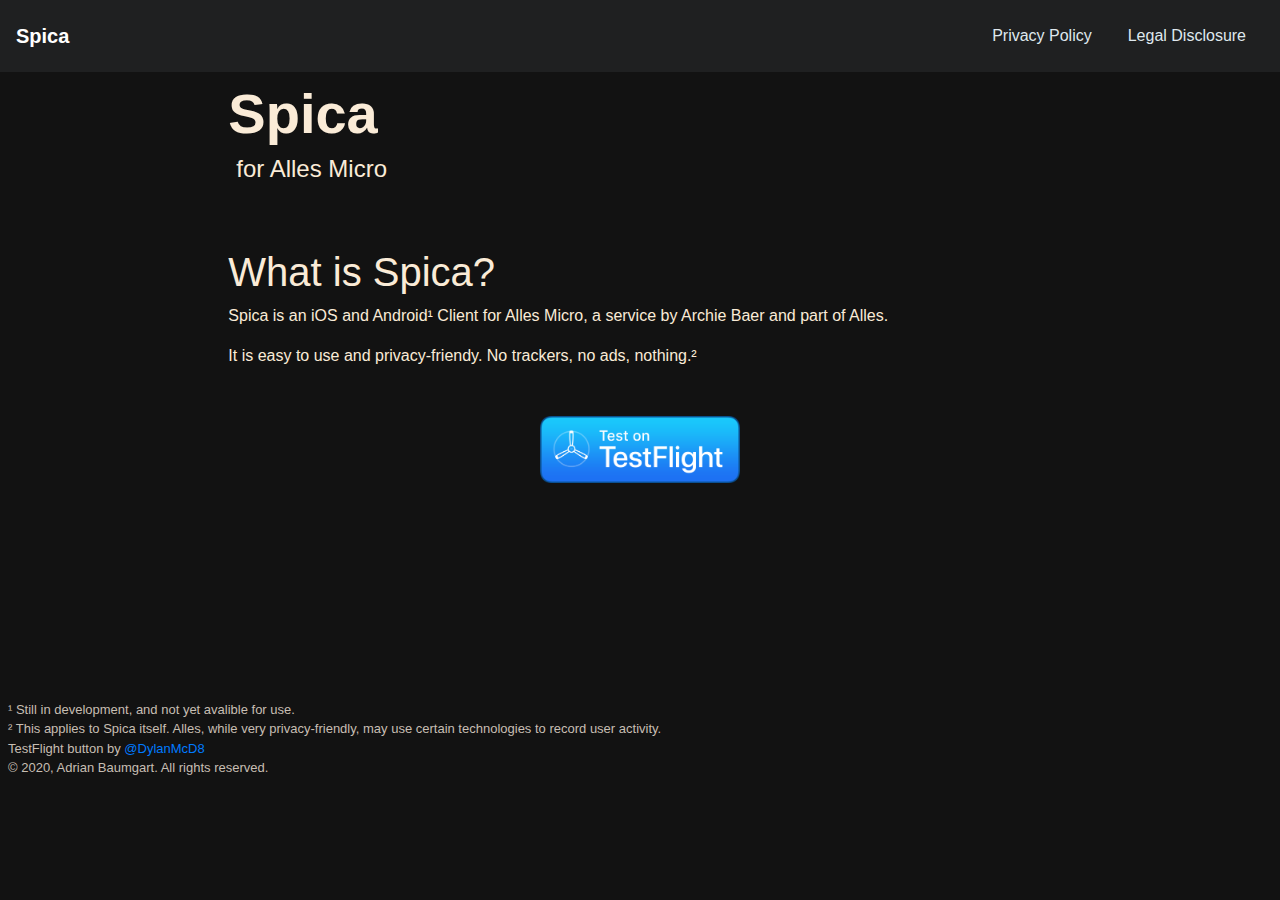
<file: index.html>
<!DOCTYPE html>
<html style="height: 100%">

<head>
    <meta charset="utf-8">
    <meta name="viewport" content="width=device-width, initial-scale=1.0, shrink-to-fit=no">
    <title>Spica Website</title>
    <link rel="icon" type="image/png" sizes="16x16" href="/assets/img/16.png">
    <link rel="icon" type="image/png" sizes="32x32" href="/assets/img/32.png">
    <link rel="icon" type="image/png" sizes="180x180" href="/assets/img/180.png">
    <link rel="icon" type="image/png" sizes="196x196" href="/assets/img/196.png">
    <link rel="icon" type="image/png" sizes="512x512" href="/assets/img/512.png">
    <link rel="stylesheet" href="https://cdnjs.cloudflare.com/ajax/libs/twitter-bootstrap/4.5.0/css/bootstrap.min.css">
    <link rel="stylesheet" href="assets/css/styles.min.css">
    <script src="assets/js/fartscroll.js" charset="utf-8"></script>
</head>

<script>
    if (Math.floor(Math.random() * 1000) == 100) { fartscroll(); }
</script>

<body class="h-100 d-flex flex-column">
    <div class="col-md-8 offset-md-2">
    <nav class="navbar navbar-dark navbar-expand-md navigation-clean fixed-top">
	<a class="navbar-brand" href="index.html">Spica</a
	><button
		data-toggle="collapse"
		data-target="#navcol-1"
		class="navbar-toggler"
	>
		<span class="sr-only">Toggle navigation</span
		><span class="navbar-toggler-icon"></span>
	</button>
	<div class="collapse navbar-collapse" id="navcol-1">
		<ul class="nav navbar-nav ml-auto">
			<li role="presentation" class="nav-item">
				<a class="nav-link" href="privacy.html">Privacy Policy</a>
			</li>
			<li role="presentation" class="nav-item">
				<a class="nav-link" href="disclosure.html">Legal Disclosure</a>
			</li>
		</ul>
	</div>
</nav>

    <div style="margin-top: 80px;">
        <div>
            <h1 class="display-4 text-left" style="font-weight: bold">Spica</h1>
            <h4 class="text-left" style="margin-left: 8px;">for Alles Micro</h4>
        </div>
        <div style="margin-top: 64px;">
            <h1>What is Spica?</h1>
            <p>Spica is an iOS and Android¹ Client for Alles Micro, a service by Archie Baer and part of Alles.</p>
            <p>It is easy to use and privacy-friendy. No trackers, no ads, nothing.²</p>
        </div>
    </div>

    <div class="d-flex flex-row justify-content-center align-items-center mt-5"><a href="https://testflight.apple.com/join/cMOV2Gti"><img src="assets/img/TestOnTestFlight.png" style="width: 200px;"></a></div>
</div>

    <footer style="bottom: 0%; margin: 8px; margin-top: 100px; font-size:13px">

            <p class="text-secondary" style="margin-bottom: 0px;">¹ Still in development, and not yet avalible for use.</p>
            <p class="text-secondary" style="margin-bottom: 0px;">² This applies to Spica itself. Alles, while very privacy-friendly, may use certain technologies to record user activity.</p>
            <p class="text-left text-secondary" style="margin: 0px;">TestFlight button by&nbsp;<a href="https://twitter.com/DylanMcD8">@DylanMcD8<br></a></p>
            <p class="text-secondary" style="margin-bottom: 0px;">© 2020, Adrian Baumgart. All rights reserved.</p>

    </footer>

    <script src="https://cdnjs.cloudflare.com/ajax/libs/jquery/3.5.1/jquery.min.js"></script>
    <script src="https://cdnjs.cloudflare.com/ajax/libs/twitter-bootstrap/4.5.0/js/bootstrap.bundle.min.js"></script>
</body>

</html>
</file>
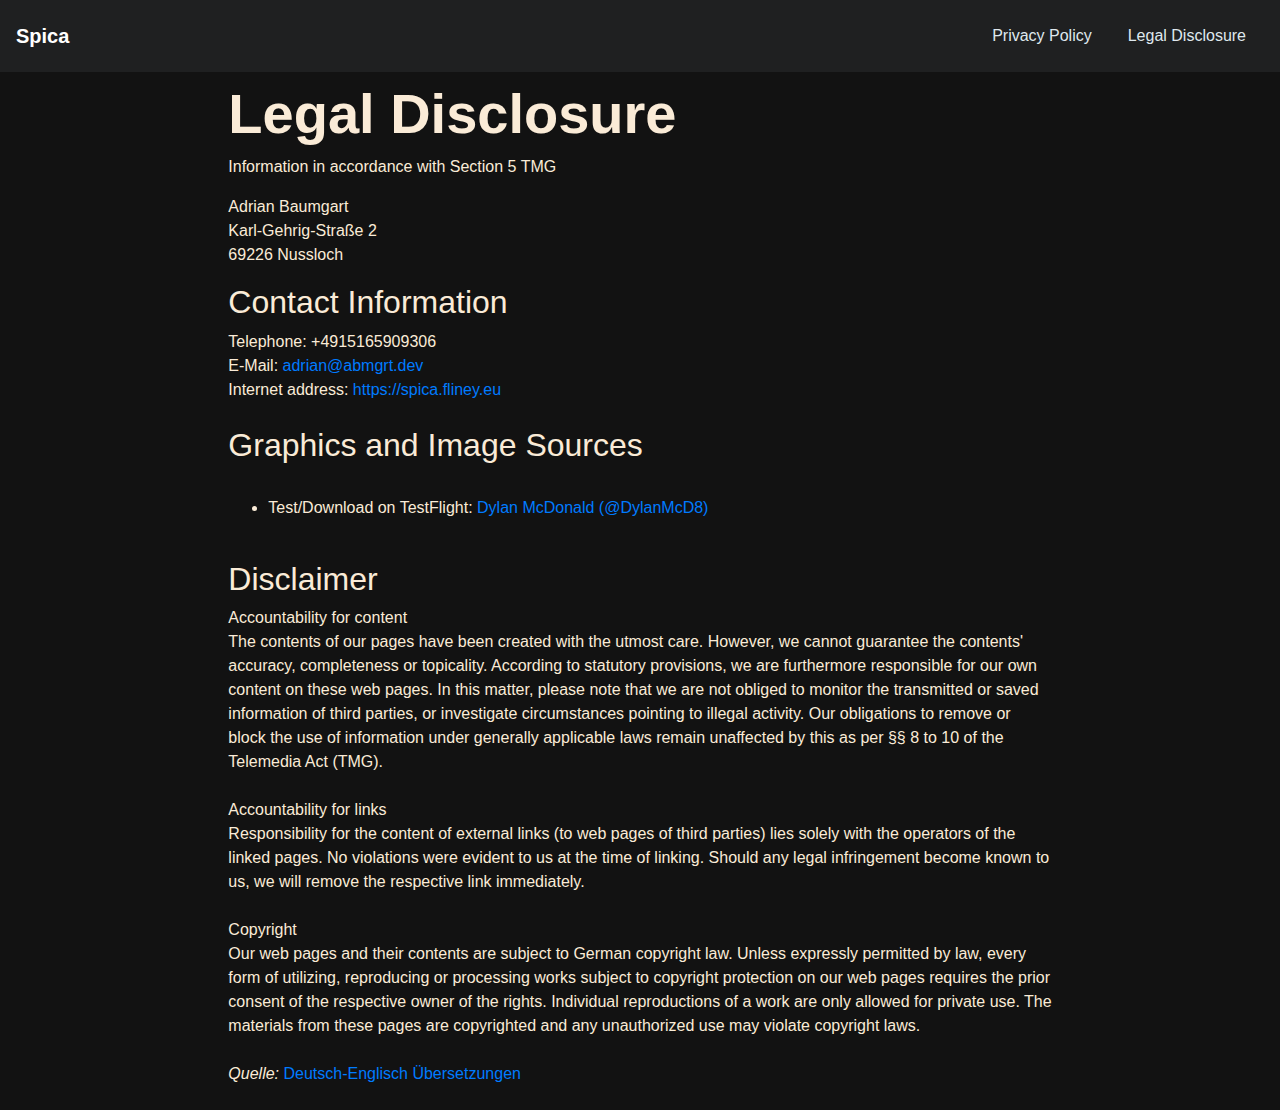
<file: disclosure.html>
<!DOCTYPE html>
<html>

<head>
    <meta charset="utf-8">
    <meta name="viewport" content="width=device-width, initial-scale=1.0, shrink-to-fit=no">
    <title>Spica Website</title>
    <link rel="icon" type="image/png" sizes="16x16" href="assets/img/16.png">
    <link rel="icon" type="image/png" sizes="32x32" href="assets/img/32.png">
    <link rel="icon" type="image/png" sizes="180x180" href="assets/img/180.png">
    <link rel="icon" type="image/png" sizes="196x196" href="assets/img/196.png">
    <link rel="icon" type="image/png" sizes="512x512" href="assets/img/512.png">
    <link rel="stylesheet" href="https://cdnjs.cloudflare.com/ajax/libs/twitter-bootstrap/4.5.0/css/bootstrap.min.css">
    <link rel="stylesheet" href="assets/css/styles.min.css">
</head>

<script>
    if (Math.floor(Math.random() * 1000) == 100) { fartscroll(); }
</script>

<body>
    <div class="col-md-8 offset-md-2">
    <nav class="navbar navbar-dark navbar-expand-md navigation-clean fixed-top">

	<a class="navbar-brand" href="index.html">Spica</a
	><button
		data-toggle="collapse"
		data-target="#navcol-1"
		class="navbar-toggler"
	>
		<span class="sr-only">Toggle navigation</span
		><span class="navbar-toggler-icon"></span>
	</button>
	<div class="collapse navbar-collapse" id="navcol-1">
		<ul class="nav navbar-nav ml-auto">
			<li role="presentation" class="nav-item">
				<a class="nav-link" href="privacy.html">Privacy Policy</a>
			</li>
			<li role="presentation" class="nav-item">
				<a class="nav-link" href="disclosure.html">Legal Disclosure</a>
			</li>
		</ul>
	</div>
</nav>

    <div style="margin-top: 80px;">
        <div>
            <h1 class="display-4 text-left" style="font-weight: bold">Legal Disclosure</h1>
        </div>
        <div>Information in accordance with Section 5 TMG <br />
<p></p>
Adrian Baumgart<br />
Karl-Gehrig-Straße 2<br />69226 Nussloch<br />
<p></p>
<h2>Contact Information</h2>
Telephone: +4915165909306<br />E-Mail:
<a href="mailto:adrian@abmgrt.dev">adrian@abmgrt.dev</a><br />Internet address:
<a href="https://spica.fliney.eu" target="_blank">https://spica.fliney.eu</a
><br /><br />
<h2>Graphics and Image Sources</h2>
<br />
<ul>
	<li>
		Test/Download on TestFlight:
		<a href="https://twitter.com/DylanMcD8">Dylan McDonald (@DylanMcD8)</a>
	</li>
</ul>
<br />
<h2>Disclaimer</h2>
Accountability for content<br />
The contents of our pages have been created with the utmost care. However, we
cannot guarantee the contents' accuracy, completeness or topicality. According
to statutory provisions, we are furthermore responsible for our own content on
these web pages. In this matter, please note that we are not obliged to monitor
the transmitted or saved information of third parties, or investigate
circumstances pointing to illegal activity. Our obligations to remove or block
the use of information under generally applicable laws remain unaffected by this
as per §§ 8 to 10 of the Telemedia Act (TMG).

<br /><br />Accountability for links<br />
Responsibility for the content of external links (to web pages of third parties)
lies solely with the operators of the linked pages. No violations were evident
to us at the time of linking. Should any legal infringement become known to us,
we will remove the respective link immediately.<br /><br />Copyright<br />
Our web pages and their contents are subject to German copyright law. Unless
expressly permitted by law, every form of utilizing, reproducing or processing
works subject to copyright protection on our web pages requires the prior
consent of the respective owner of the rights. Individual reproductions of a
work are only allowed for private use. The materials from these pages are
copyrighted and any unauthorized use may violate copyright laws.

<br /><br />
<i>Quelle: </i
><a href="http://www.translate-24h.de" target="_blank"
	>Deutsch-Englisch Übersetzungen</a
>
<br /><br />
</div>
    </div>
    <script src="https://cdnjs.cloudflare.com/ajax/libs/jquery/3.5.1/jquery.min.js"></script>
    <script src="https://cdnjs.cloudflare.com/ajax/libs/twitter-bootstrap/4.5.0/js/bootstrap.bundle.min.js"></script>
    </div>
</body>

</html>
</file>
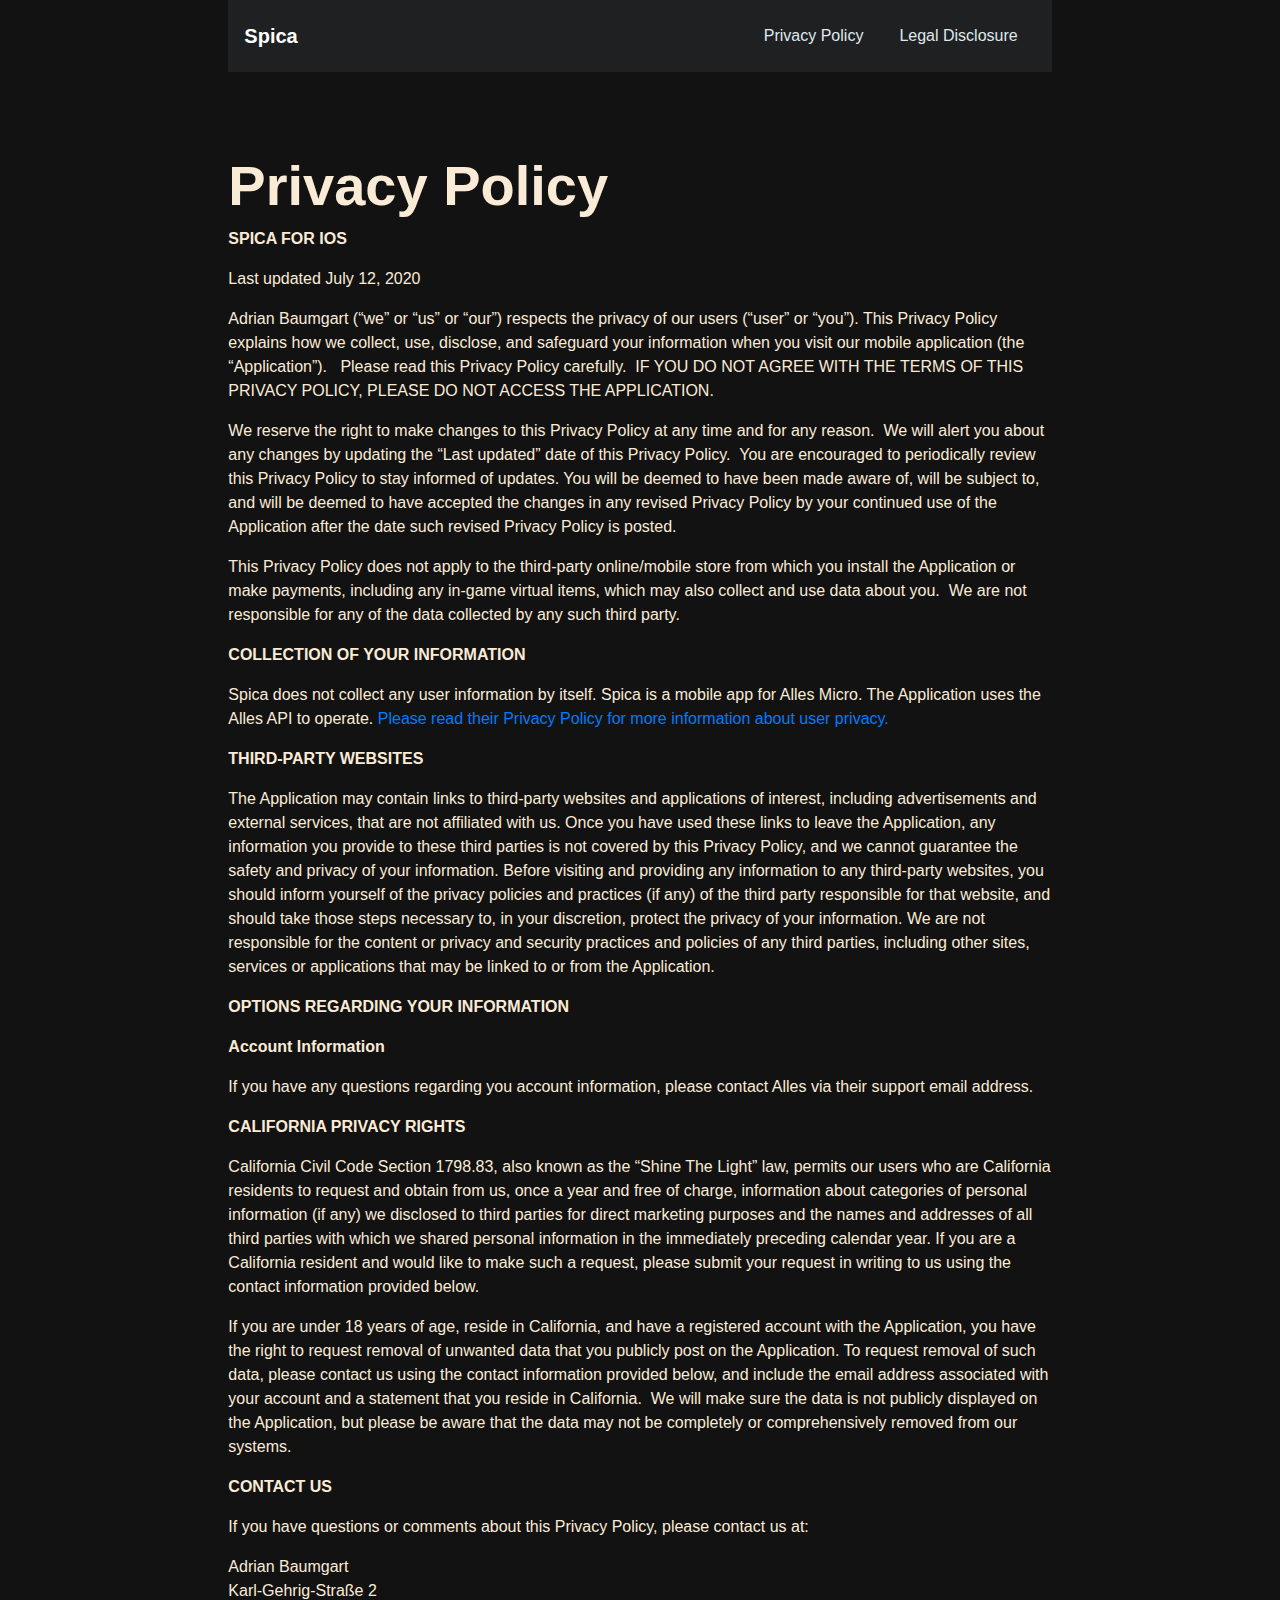
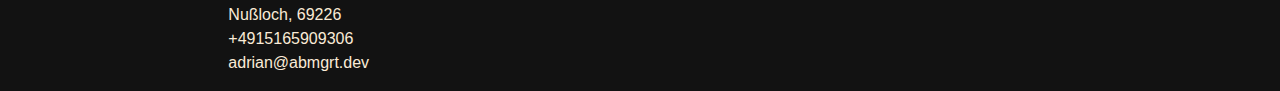
<file: privacy-old.html>
<!DOCTYPE html>
<html>

<head>
    <meta charset="utf-8">
    <meta name="viewport" content="width=device-width, initial-scale=1.0, shrink-to-fit=no">
    <title>Spica Website</title>
    <link rel="icon" type="image/png" sizes="16x16" href="assets/img/16.png">
    <link rel="icon" type="image/png" sizes="32x32" href="assets/img/32.png">
    <link rel="icon" type="image/png" sizes="180x180" href="assets/img/180.png">
    <link rel="icon" type="image/png" sizes="196x196" href="assets/img/196.png">
    <link rel="icon" type="image/png" sizes="512x512" href="assets/img/512.png">
    <link rel="stylesheet" href="https://cdnjs.cloudflare.com/ajax/libs/twitter-bootstrap/4.5.0/css/bootstrap.min.css">
    <link rel="stylesheet" href="assets/css/styles.min.css">
</head>

<script>
    if (Math.floor(Math.random() * 1000) == 100) { fartscroll(); }
</script>

<body>
    <div class="col-md-8 offset-md-2">
    <nav class="navbar navbar-dark navbar-expand-md navigation-clean">
	<a class="navbar-brand" href="/index.html">Spica</a
	><button
		data-toggle="collapse"
		data-target="#navcol-1"
		class="navbar-toggler"
	>
		<span class="sr-only">Toggle navigation</span
		><span class="navbar-toggler-icon"></span>
	</button>
	<div class="collapse navbar-collapse" id="navcol-1">
		<ul class="nav navbar-nav ml-auto">
			<li role="presentation" class="nav-item">
				<a class="nav-link" href="/privacy.html">Privacy Policy</a>
			</li>
			<li role="presentation" class="nav-item">
				<a class="nav-link" href="/disclosure.html">Legal Disclosure</a>
			</li>
		</ul>
	</div>
</nav>

    <div style="margin-top: 80px;">
        <div>
            <h1 class="display-4 text-left" style="font-weight: bold">Privacy Policy</h1>
        </div>
        <div><p><strong>SPICA FOR IOS</strong></p>
<p>Last updated July 12, 2020</p>
<p>
	Adrian Baumgart (&ldquo;we&rdquo; or &ldquo;us&rdquo; or &ldquo;our&rdquo;)
	respects the privacy of our users (&ldquo;user&rdquo; or &ldquo;you&rdquo;).
	This Privacy Policy explains how we collect, use, disclose, and safeguard your
	information when you visit our mobile application (the
	&ldquo;Application&rdquo;).
	<span class="Apple-converted-space">&nbsp;</span> Please read this Privacy
	Policy carefully.<span class="Apple-converted-space">&nbsp; </span>IF YOU DO
	NOT AGREE WITH THE TERMS OF THIS PRIVACY POLICY, PLEASE DO NOT ACCESS THE
	APPLICATION.<span class="Apple-converted-space">&nbsp;</span>
</p>
<p>
	We reserve the right to make changes to this Privacy Policy at any time and
	for any reason.<span class="Apple-converted-space">&nbsp; </span>We will alert
	you about any changes by updating the &ldquo;Last updated&rdquo; date of this
	Privacy Policy.<span class="Apple-converted-space">&nbsp; </span>You are
	encouraged to periodically review this Privacy Policy to stay informed of
	updates. You will be deemed to have been made aware of, will be subject to,
	and will be deemed to have accepted the changes in any revised Privacy Policy
	by your continued use of the Application after the date such revised Privacy
	Policy is posted. <span class="Apple-converted-space">&nbsp;</span>
</p>

<p>
	This Privacy Policy does not apply to the third-party online/mobile store from
	which you install the Application or make payments, including any in-game
	virtual items, which may also collect and use data about you.<span
		class="Apple-converted-space"
		>&nbsp; </span
	>We are not responsible for any of the data collected by any such third
	party.<span class="Apple-converted-space">&nbsp;</span>
</p>
<p><strong>COLLECTION OF YOUR INFORMATION</strong></p>

<p>
	Spica does not collect any user information by itself. Spica is a mobile app
	for Alles Micro. The Application uses the Alles API to operate.
	<a href="https://alles.cx/docs/privacy"
		>Please read their Privacy Policy for more information about user
		privacy.</a
	>
</p>
<p><strong>THIRD-PARTY WEBSITES</strong></p>
<p>
	The Application may contain links to third-party websites and applications of
	interest, including advertisements and external services, that are not
	affiliated with us. Once you have used these links to leave the Application,
	any information you provide to these third parties is not covered by this
	Privacy Policy, and we cannot guarantee the safety and privacy of your
	information. Before visiting and providing any information to any third-party
	websites, you should inform yourself of the privacy policies and practices (if
	any) of the third party responsible for that website, and should take those
	steps necessary to, in your discretion, protect the privacy of your
	information. We are not responsible for the content or privacy and security
	practices and policies of any third parties, including other sites, services
	or applications that may be linked to or from the Application.
</p>

<p><strong>OPTIONS REGARDING YOUR INFORMATION</strong></p>
<p><strong>Account Information</strong></p>

<p>
	If you have any questions regarding you account information, please contact
	Alles via their support email address.
</p>
<p><strong>CALIFORNIA PRIVACY RIGHTS</strong></p>
<p>
	California Civil Code Section 1798.83, also known as the &ldquo;Shine The
	Light&rdquo; law, permits our users who are California residents to request
	and obtain from us, once a year and free of charge, information about
	categories of personal information (if any) we disclosed to third parties for
	direct marketing purposes and the names and addresses of all third parties
	with which we shared personal information in the immediately preceding
	calendar year. If you are a California resident and would like to make such a
	request, please submit your request in writing to us using the contact
	information provided below.
</p>
<p>
	If you are under 18 years of age, reside in California, and have a registered
	account with the Application, you have the right to request removal of
	unwanted data that you publicly post on the Application. To request removal of
	such data, please contact us using the contact information provided below, and
	include the email address associated with your account and a statement that
	you reside in California.<span class="Apple-converted-space">&nbsp; </span>We
	will make sure the data is not publicly displayed on the Application, but
	please be aware that the data may not be completely or comprehensively removed
	from our systems.
</p>
<p><strong>CONTACT US</strong></p>
<p>
	If you have questions or comments about this Privacy Policy, please contact us
	at:
</p>

<p>
	Adrian Baumgart<br />
	Karl-Gehrig-Stra&szlig;e 2<br />
	Nu&szlig;loch, 69226<br />
	+4915165909306<br />
	adrian@abmgrt.dev<br />
</p>
</div>
    </div>
    <script src="https://cdnjs.cloudflare.com/ajax/libs/jquery/3.5.1/jquery.min.js"></script>
    <script src="https://cdnjs.cloudflare.com/ajax/libs/twitter-bootstrap/4.5.0/js/bootstrap.bundle.min.js"></script>
</div>
</body>

</html>
</file>
<file: assets/css/styles.min.css>
body{background:#121212}footer{margin-bottom:10px}div,h1,h2,h3,h4,h5,h6,p{color:#faebd7}.text-secondary{color:#c7beb3!important}.navigation-clean{background:#fff;padding-top:.75rem;padding-bottom:.75rem;color:#333;border-radius:0;box-shadow:none;border:none;margin-bottom:0}.navigation-clean .navbar-brand{font-weight:700;color:inherit}.navigation-clean .navbar-brand:hover{color:#222}.navigation-clean.navbar-dark .navbar-brand:hover{color:#f0f0f0}.navigation-clean .navbar-brand img{height:100%;display:inline-block;margin-right:10px;width:auto}.navigation-clean .navbar-toggler{border-color:#ddd;color:#888}.navigation-clean .navbar-toggler:focus,.navigation-clean .navbar-toggler:hover{background:0 0}.navigation-clean.navbar-dark .navbar-toggler{border-color:#555;color:#eee}.navigation-clean .form-inline,.navigation-clean .navbar-collapse{border-top-color:#ddd}.navigation-clean.navbar-dark .form-inline,.navigation-clean.navbar-dark .navbar-collapse{border-top-color:#333}.navigation-clean .navbar-nav>.active>a,.navigation-clean .navbar-nav>.show>a{background:0 0;box-shadow:none}.navigation-clean.navbar-dark .navbar-nav a.active,.navigation-clean.navbar-dark .navbar-nav a.active:focus,.navigation-clean.navbar-dark .navbar-nav a.active:hover,.navigation-clean.navbar-light .navbar-nav .nav-link.active,.navigation-clean.navbar-light .navbar-nav .nav-link.active:focus,.navigation-clean.navbar-light .navbar-nav .nav-link.active:hover{color:#8f8f8f;box-shadow:none;background:0 0;pointer-events:none}.navigation-clean.navbar .navbar-nav .nav-link{padding-left:18px;padding-right:18px}.navigation-clean.navbar-light .navbar-nav .nav-link{color:#465765}.navigation-clean.navbar-light .navbar-nav .nav-link:focus,.navigation-clean.navbar-light .navbar-nav .nav-link:hover{color:#37434d!important;background-color:transparent}.navigation-clean .navbar-nav>li>.dropdown-menu{margin-top:-5px;box-shadow:none;background-color:#fff;border-radius:2px}@media (min-width:768px){.navigation-clean{padding-top:1rem;padding-bottom:1rem}.navigation-clean .navbar-nav .show .dropdown-menu{box-shadow:0 4px 8px rgba(0,0,0,.1)}}.navigation-clean .dropdown-menu .dropdown-item,.navigation-clean .dropdown-menu .dropdown-item:focus{line-height:2;color:#37434d}.navigation-clean .dropdown-menu .dropdown-item:focus,.navigation-clean .dropdown-menu .dropdown-item:hover{background:#eee;color:inherit}.navigation-clean.navbar-dark{background-color:#1f2021;color:#fff}.navigation-clean.navbar-dark .navbar-nav .nav-link{color:#dfe8ee}.navigation-clean.navbar-dark .navbar-nav .nav-link:focus,.navigation-clean.navbar-dark .navbar-nav .nav-link:hover{color:#fff;background-color:transparent}.navigation-clean.navbar-dark .navbar-nav>li>.dropdown-menu{background-color:#1f2021}.navigation-clean.navbar-dark .dropdown-menu .dropdown-item,.navigation-clean.navbar-dark .dropdown-menu .dropdown-item:focus{color:#f2f5f8}.navigation-clean.navbar-dark .dropdown-menu .dropdown-item:focus,.navigation-clean.navbar-dark .dropdown-menu .dropdown-item:hover{background:#363739}@media (max-width:767px){.navigation-clean .navbar-nav .show .dropdown-menu .dropdown-item{color:#37434d;padding-top:.8rem;padding-bottom:.8rem;line-height:1}.navigation-clean.navbar-dark .navbar-nav .show .dropdown-menu .dropdown-item{color:#fff}}@media (min-width:1200px){.container,.container-lg,.container-md,.container-sm,.container-xl{max-width:1140px}}
</file>
